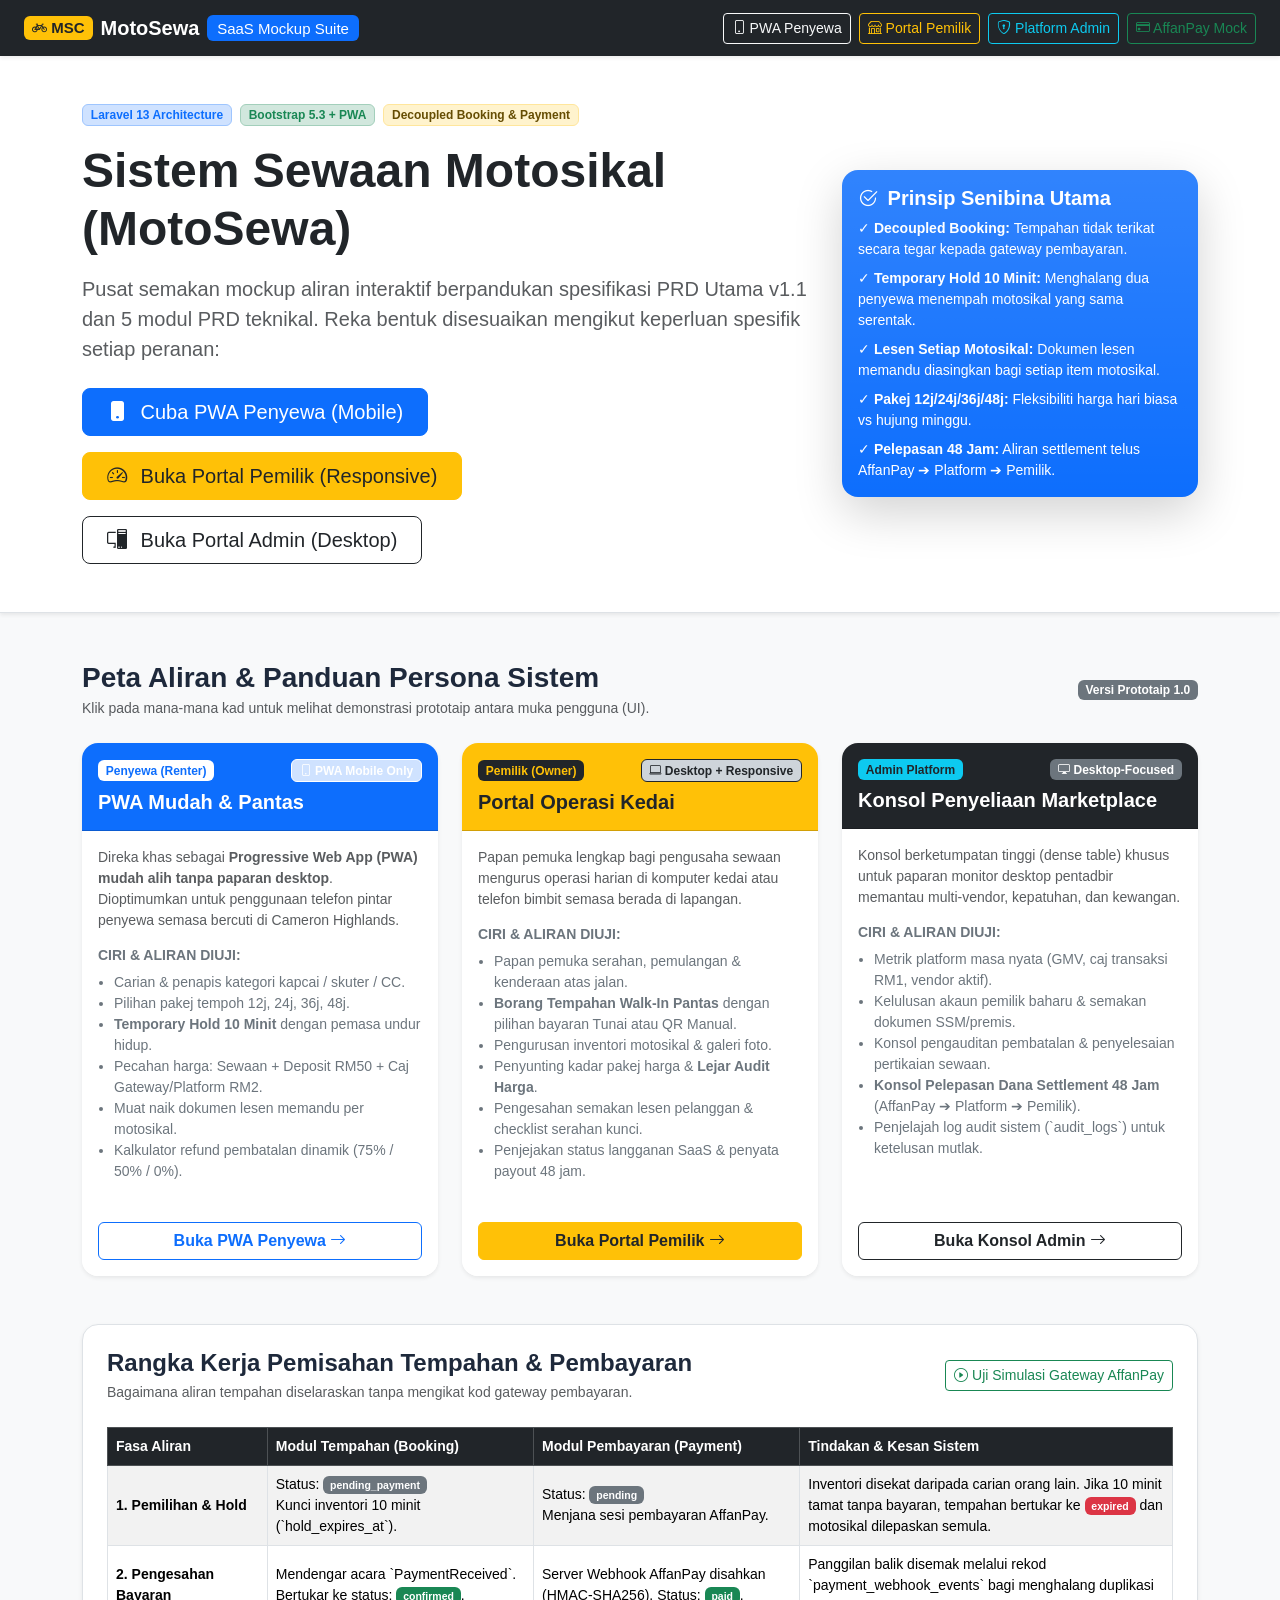
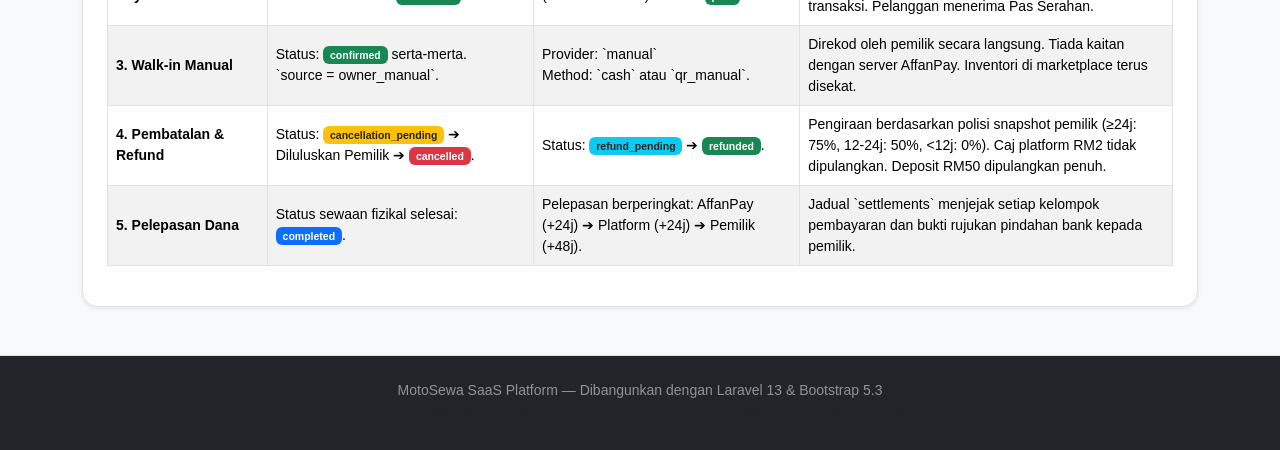
<file: docs/index.html>
<!DOCTYPE html>
<html lang="ms">
<head>
  <meta charset="UTF-8">
  <meta name="viewport" content="width=device-width, initial-scale=1.0">
  <title>MotoSewa — Visual Flow & Mockup Navigator</title>
  <link href="https://cdn.jsdelivr.net/npm/bootstrap@5.3.3/dist/css/bootstrap.min.css" rel="stylesheet">
  <link href="https://cdn.jsdelivr.net/npm/bootstrap-icons@1.11.3/font/bootstrap-icons.min.css" rel="stylesheet">
  <link href="css/mockup.css" rel="stylesheet">
</head>
<body class="bg-light">

  <!-- Top Navigation -->
  <nav class="navbar navbar-expand-lg navbar-dark bg-dark sticky-top shadow-sm">
    <div class="container-fluid px-4">
      <a class="navbar-brand fw-bold d-flex align-items-center" href="index.html">
        <span class="badge bg-warning text-dark me-2 px-2 py-1"><i class="bi bi-bicycle"></i> MSC</span>
        MotoSewa <span class="badge bg-primary ms-2 fs-7 fw-normal">SaaS Mockup Suite</span>
      </a>
      <div class="d-flex align-items-center gap-2">
        <a href="renter.html" class="btn btn-sm btn-outline-light"><i class="bi bi-phone"></i> PWA Penyewa</a>
        <a href="owner.html" class="btn btn-sm btn-outline-warning"><i class="bi bi-shop"></i> Portal Pemilik</a>
        <a href="admin.html" class="btn btn-sm btn-outline-info"><i class="bi bi-shield-lock"></i> Platform Admin</a>
        <a href="affanpay.html" class="btn btn-sm btn-outline-success"><i class="bi bi-credit-card"></i> AffanPay Mock</a>
      </div>
    </div>
  </nav>

  <!-- Hero Header -->
  <header class="py-5 bg-white border-bottom shadow-sm">
    <div class="container">
      <div class="row align-items-center">
        <div class="col-lg-8">
          <div class="d-flex gap-2 mb-3">
            <span class="badge bg-primary-subtle text-primary border border-primary-subtle">Laravel 13 Architecture</span>
            <span class="badge bg-success-subtle text-success border border-success-subtle">Bootstrap 5.3 + PWA</span>
            <span class="badge bg-warning-subtle text-warning-emphasis border border-warning-subtle">Decoupled Booking & Payment</span>
          </div>
          <h1 class="display-5 fw-bold text-dark mb-3">Sistem Sewaan Motosikal (MotoSewa)</h1>
          <p class="lead text-muted mb-4">
            Pusat semakan mockup aliran interaktif berpandukan spesifikasi <strong>PRD Utama v1.1</strong> dan 5 modul PRD teknikal. Reka bentuk disesuaikan mengikut keperluan spesifik setiap peranan:
          </p>
          <div class="d-flex flex-wrap gap-3">
            <a href="renter.html" class="btn btn-primary btn-lg px-4"><i class="bi bi-phone-fill me-2"></i> Cuba PWA Penyewa (Mobile)</a>
            <a href="owner.html" class="btn btn-warning btn-lg px-4 text-dark"><i class="bi bi-speedometer2 me-2"></i> Buka Portal Pemilik (Responsive)</a>
            <a href="admin.html" class="btn btn-outline-dark btn-lg px-4"><i class="bi bi-pc-display me-2"></i> Buka Portal Admin (Desktop)</a>
          </div>
        </div>
        <div class="col-lg-4 text-center mt-4 mt-lg-0">
          <div class="card border-0 shadow-lg rounded-4 p-3 bg-gradient bg-primary text-white text-start">
            <h5 class="fw-bold mb-2"><i class="bi bi-check2-circle me-1"></i> Prinsip Senibina Utama</h5>
            <ul class="list-unstyled small mb-0">
              <li class="mb-2">✓ <strong>Decoupled Booking:</strong> Tempahan tidak terikat secara tegar kepada gateway pembayaran.</li>
              <li class="mb-2">✓ <strong>Temporary Hold 10 Minit:</strong> Menghalang dua penyewa menempah motosikal yang sama serentak.</li>
              <li class="mb-2">✓ <strong>Lesen Setiap Motosikal:</strong> Dokumen lesen memandu diasingkan bagi setiap item motosikal.</li>
              <li class="mb-2">✓ <strong>Pakej 12j/24j/36j/48j:</strong> Fleksibiliti harga hari biasa vs hujung minggu.</li>
              <li>✓ <strong>Pelepasan 48 Jam:</strong> Aliran settlement telus AffanPay ➔ Platform ➔ Pemilik.</li>
            </ul>
          </div>
        </div>
      </div>
    </div>
  </header>

  <!-- Flow Visualizer Cards -->
  <main class="container py-5">
    
    <div class="d-flex justify-content-between align-items-center mb-4">
      <div>
        <h3 class="fw-bold mb-1">Peta Aliran & Panduan Persona Sistem</h3>
        <p class="text-muted small mb-0">Klik pada mana-mana kad untuk melihat demonstrasi prototaip antara muka pengguna (UI).</p>
      </div>
      <span class="badge bg-secondary">Versi Prototaip 1.0</span>
    </div>

    <div class="row g-4">

      <!-- Persona 1: Penyewa (PWA Mobile Only) -->
      <div class="col-lg-4 col-md-6">
        <div class="card h-100 border-0 shadow-sm rounded-4 overflow-hidden">
          <div class="card-header bg-primary text-white py-3">
            <div class="d-flex justify-content-between align-items-center">
              <span class="badge bg-white text-primary fw-bold">Penyewa (Renter)</span>
              <span class="badge bg-primary-subtle text-white border border-white"><i class="bi bi-phone"></i> PWA Mobile Only</span>
            </div>
            <h5 class="fw-bold mt-2 mb-0">PWA Mudah & Pantas</h5>
          </div>
          <div class="card-body">
            <p class="text-muted small">
              Direka khas sebagai <strong>Progressive Web App (PWA) mudah alih tanpa paparan desktop</strong>. Dioptimumkan untuk penggunaan telefon pintar penyewa semasa bercuti di Cameron Highlands.
            </p>
            <h6 class="fw-bold small text-uppercase text-secondary">Ciri & Aliran Diuji:</h6>
            <ul class="small ps-3 text-secondary mb-4">
              <li>Carian & penapis kategori kapcai / skuter / CC.</li>
              <li>Pilihan pakej tempoh 12j, 24j, 36j, 48j.</li>
              <li><strong>Temporary Hold 10 Minit</strong> dengan pemasa undur hidup.</li>
              <li>Pecahan harga: Sewaan + Deposit RM50 + Caj Gateway/Platform RM2.</li>
              <li>Muat naik dokumen lesen memandu per motosikal.</li>
              <li>Kalkulator refund pembatalan dinamik (75% / 50% / 0%).</li>
            </ul>
          </div>
          <div class="card-footer bg-white border-0 pt-0 pb-3">
            <a href="renter.html" class="btn btn-outline-primary w-100 fw-semibold">
              Buka PWA Penyewa <i class="bi bi-arrow-right"></i>
            </a>
          </div>
        </div>
      </div>

      <!-- Persona 2: Pemilik (Desktop + Mobile Responsive) -->
      <div class="col-lg-4 col-md-6">
        <div class="card h-100 border-0 shadow-sm rounded-4 overflow-hidden">
          <div class="card-header bg-warning text-dark py-3">
            <div class="d-flex justify-content-between align-items-center">
              <span class="badge bg-dark text-warning fw-bold">Pemilik (Owner)</span>
              <span class="badge bg-dark-subtle text-dark border border-dark"><i class="bi bi-laptop"></i> Desktop + Responsive</span>
            </div>
            <h5 class="fw-bold mt-2 mb-0">Portal Operasi Kedai</h5>
          </div>
          <div class="card-body">
            <p class="text-muted small">
              Papan pemuka lengkap bagi pengusaha sewaan mengurus operasi harian di komputer kedai atau telefon bimbit semasa berada di lapangan.
            </p>
            <h6 class="fw-bold small text-uppercase text-secondary">Ciri & Aliran Diuji:</h6>
            <ul class="small ps-3 text-secondary mb-4">
              <li>Papan pemuka serahan, pemulangan & kenderaan atas jalan.</li>
              <li><strong>Borang Tempahan Walk-In Pantas</strong> dengan pilihan bayaran Tunai atau QR Manual.</li>
              <li>Pengurusan inventori motosikal & galeri foto.</li>
              <li>Penyunting kadar pakej harga & <strong>Lejar Audit Harga</strong>.</li>
              <li>Pengesahan semakan lesen pelanggan & checklist serahan kunci.</li>
              <li>Penjejakan status langganan SaaS & penyata payout 48 jam.</li>
            </ul>
          </div>
          <div class="card-footer bg-white border-0 pt-0 pb-3">
            <a href="owner.html" class="btn btn-warning w-100 fw-semibold text-dark">
              Buka Portal Pemilik <i class="bi bi-arrow-right"></i>
            </a>
          </div>
        </div>
      </div>

      <!-- Persona 3: Platform Admin (Desktop Dense & Minimal Mobile) -->
      <div class="col-lg-4 col-md-12">
        <div class="card h-100 border-0 shadow-sm rounded-4 overflow-hidden">
          <div class="card-header bg-dark text-white py-3">
            <div class="d-flex justify-content-between align-items-center">
              <span class="badge bg-info text-dark fw-bold">Admin Platform</span>
              <span class="badge bg-secondary"><i class="bi bi-display"></i> Desktop-Focused</span>
            </div>
            <h5 class="fw-bold mt-2 mb-0">Konsol Penyeliaan Marketplace</h5>
          </div>
          <div class="card-body">
            <p class="text-muted small">
              Konsol berketumpatan tinggi (dense table) khusus untuk paparan monitor desktop pentadbir memantau multi-vendor, kepatuhan, dan kewangan.
            </p>
            <h6 class="fw-bold small text-uppercase text-secondary">Ciri & Aliran Diuji:</h6>
            <ul class="small ps-3 text-secondary mb-4">
              <li>Metrik platform masa nyata (GMV, caj transaksi RM1, vendor aktif).</li>
              <li>Kelulusan akaun pemilik baharu & semakan dokumen SSM/premis.</li>
              <li>Konsol pengauditan pembatalan & penyelesaian pertikaian sewaan.</li>
              <li><strong>Konsol Pelepasan Dana Settlement 48 Jam</strong> (AffanPay ➔ Platform ➔ Pemilik).</li>
              <li>Penjelajah log audit sistem (`audit_logs`) untuk ketelusan mutlak.</li>
            </ul>
          </div>
          <div class="card-footer bg-white border-0 pt-0 pb-3">
            <a href="admin.html" class="btn btn-outline-dark w-100 fw-semibold">
              Buka Konsol Admin <i class="bi bi-arrow-right"></i>
            </a>
          </div>
        </div>
      </div>

    </div>

    <!-- Decoupled Lifecycle Diagram Section -->
    <div class="mt-5 p-4 bg-white rounded-4 shadow-sm border">
      <div class="d-flex align-items-center justify-content-between mb-4 flex-wrap gap-2">
        <div>
          <h4 class="fw-bold mb-1">Rangka Kerja Pemisahan Tempahan & Pembayaran</h4>
          <p class="text-muted small mb-0">Bagaimana aliran tempahan diselaraskan tanpa mengikat kod gateway pembayaran.</p>
        </div>
        <a href="affanpay.html" class="btn btn-sm btn-outline-success"><i class="bi bi-play-circle"></i> Uji Simulasi Gateway AffanPay</a>
      </div>

      <div class="table-responsive">
        <table class="table table-bordered table-striped align-middle small">
          <thead class="table-dark">
            <tr>
              <th style="width: 15%">Fasa Aliran</th>
              <th style="width: 25%">Modul Tempahan (Booking)</th>
              <th style="width: 25%">Modul Pembayaran (Payment)</th>
              <th style="width: 35%">Tindakan & Kesan Sistem</th>
            </tr>
          </thead>
          <tbody>
            <tr>
              <td><strong>1. Pemilihan & Hold</strong></td>
              <td>Status: <span class="badge bg-secondary">pending_payment</span><br>Kunci inventori 10 minit (`hold_expires_at`).</td>
              <td>Status: <span class="badge bg-secondary">pending</span><br>Menjana sesi pembayaran AffanPay.</td>
              <td>Inventori disekat daripada carian orang lain. Jika 10 minit tamat tanpa bayaran, tempahan bertukar ke <span class="badge bg-danger">expired</span> dan motosikal dilepaskan semula.</td>
            </tr>
            <tr>
              <td><strong>2. Pengesahan Bayaran</strong></td>
              <td>Mendengar acara `PaymentReceived`. Bertukar ke status: <span class="badge bg-success">confirmed</span>.</td>
              <td>Server Webhook AffanPay disahkan (HMAC-SHA256). Status: <span class="badge bg-success">paid</span>.</td>
              <td>Panggilan balik disemak melalui rekod `payment_webhook_events` bagi menghalang duplikasi transaksi. Pelanggan menerima Pas Serahan.</td>
            </tr>
            <tr>
              <td><strong>3. Walk-in Manual</strong></td>
              <td>Status: <span class="badge bg-success">confirmed</span> serta-merta.<br>`source = owner_manual`.</td>
              <td>Provider: `manual`<br>Method: `cash` atau `qr_manual`.</td>
              <td>Direkod oleh pemilik secara langsung. Tiada kaitan dengan server AffanPay. Inventori di marketplace terus disekat.</td>
            </tr>
            <tr>
              <td><strong>4. Pembatalan & Refund</strong></td>
              <td>Status: <span class="badge bg-warning text-dark">cancellation_pending</span> ➔ Diluluskan Pemilik ➔ <span class="badge bg-danger">cancelled</span>.</td>
              <td>Status: <span class="badge bg-info text-dark">refund_pending</span> ➔ <span class="badge bg-success">refunded</span>.</td>
              <td>Pengiraan berdasarkan polisi snapshot pemilik (≥24j: 75%, 12-24j: 50%, <12j: 0%). Caj platform RM2 tidak dipulangkan. Deposit RM50 dipulangkan penuh.</td>
            </tr>
            <tr>
              <td><strong>5. Pelepasan Dana</strong></td>
              <td>Status sewaan fizikal selesai: <span class="badge bg-primary">completed</span>.</td>
              <td>Pelepasan berperingkat: AffanPay (+24j) ➔ Platform (+24j) ➔ Pemilik (+48j).</td>
              <td>Jadual `settlements` menjejak setiap kelompok pembayaran dan bukti rujukan pindahan bank kepada pemilik.</td>
            </tr>
          </tbody>
        </table>
      </div>
    </div>

  </main>

  <footer class="bg-dark text-white-50 py-4 border-top">
    <div class="container text-center">
      <p class="small mb-1">MotoSewa SaaS Platform — Dibangunkan dengan Laravel 13 & Bootstrap 5.3</p>
      <p class="small text-muted mb-0">Dokumen PRD Modular disimpan secara selamat dalam persekitaran tempatan repositori.</p>
    </div>
  </footer>

  <script src="https://cdn.jsdelivr.net/npm/bootstrap@5.3.3/dist/js/bootstrap.bundle.min.js"></script>
  <script src="js/mockup.js"></script>
</body>
</html>
</file>
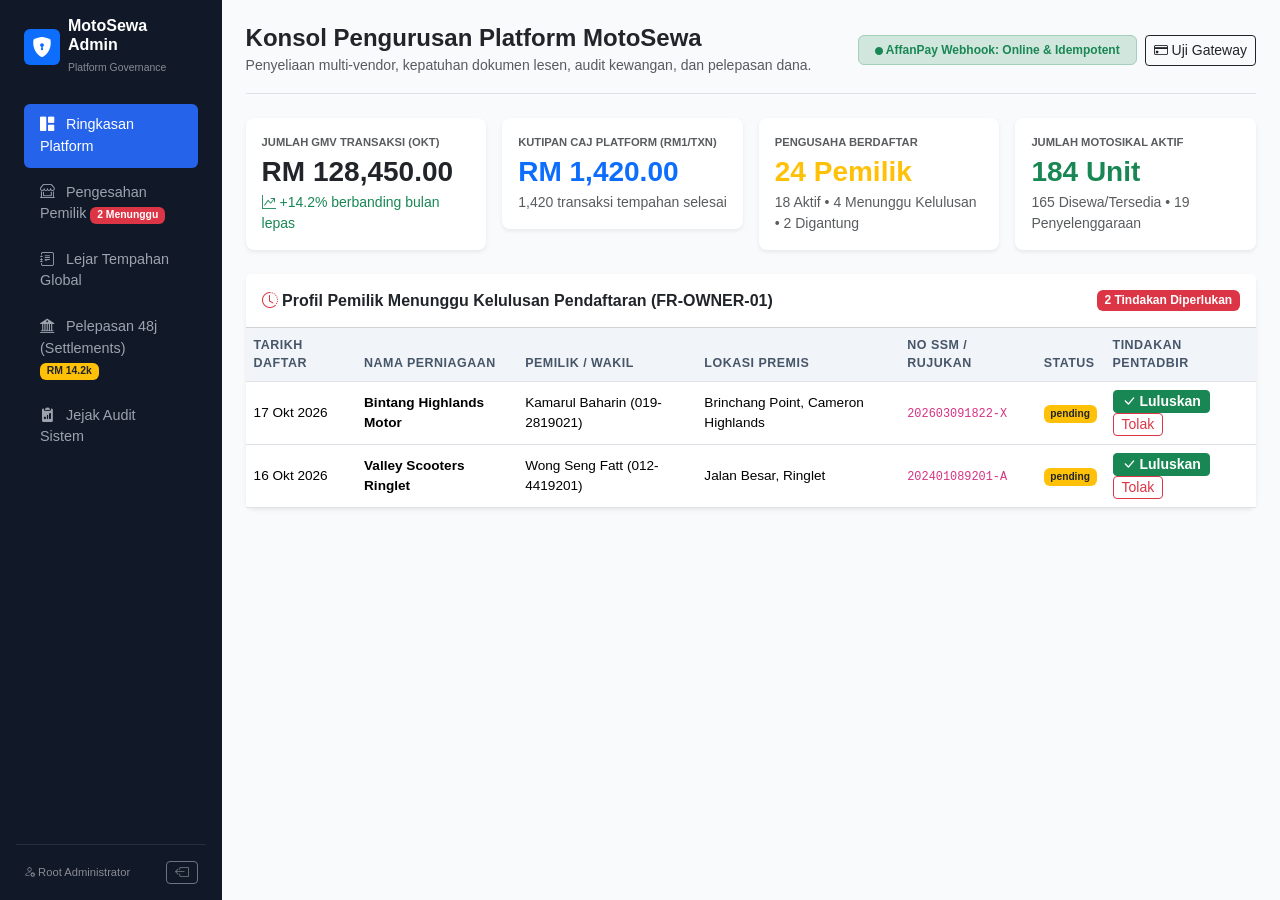
<file: docs/admin.html>
<!DOCTYPE html>
<html lang="ms">
<head>
  <meta charset="UTF-8">
  <meta name="viewport" content="width=device-width, initial-scale=1.0">
  <title>Konsol Pentadbir MotoSewa — Platform Administration</title>
  <link href="https://cdn.jsdelivr.net/npm/bootstrap@5.3.3/dist/css/bootstrap.min.css" rel="stylesheet">
  <link href="https://cdn.jsdelivr.net/npm/bootstrap-icons@1.11.3/font/bootstrap-icons.min.css" rel="stylesheet">
  <link href="css/mockup.css" rel="stylesheet">
</head>
<body class="bg-light">

  <!-- Desktop Notice on very small screens -->
  <div class="d-md-none bg-danger text-white text-center py-2 px-3 small">
    <i class="bi bi-display"></i> <strong>Nota Paparan:</strong> Konsol Admin dioptimumkan khas untuk skrin monitor Desktop bagi analisis data berketumpatan tinggi.
  </div>

  <div class="d-flex">

    <!-- Admin Desktop Sidebar -->
    <aside class="admin-sidebar d-flex flex-column p-3">
      <div class="d-flex align-items-center gap-2 mb-4 px-2">
        <span class="badge bg-primary p-2 rounded-2"><i class="bi bi-shield-lock-fill fs-5"></i></span>
        <div>
          <h6 class="mb-0 fw-bold text-white">MotoSewa Admin</h6>
          <small class="text-white-50" style="font-size: 0.65rem;">Platform Governance</small>
        </div>
      </div>

      <ul class="nav nav-pills flex-column mb-auto">
        <li class="nav-item">
          <a href="#tab-admin-overview" class="nav-link active" data-bs-toggle="pill">
            <i class="bi bi-grid-1x2-fill me-2"></i> Ringkasan Platform
          </a>
        </li>
        <li>
          <a href="#tab-admin-owners" class="nav-link" data-bs-toggle="pill">
            <i class="bi bi-shop-window me-2"></i> Pengesahan Pemilik
            <span class="badge bg-danger ms-auto" style="font-size: 0.65rem;">2 Menunggu</span>
          </a>
        </li>
        <li>
          <a href="#tab-admin-bookings" class="nav-link" data-bs-toggle="pill">
            <i class="bi bi-journal-text me-2"></i> Lejar Tempahan Global
          </a>
        </li>
        <li>
          <a href="#tab-admin-settlements" class="nav-link" data-bs-toggle="pill">
            <i class="bi bi-bank2 me-2"></i> Pelepasan 48j (Settlements)
            <span class="badge bg-warning text-dark ms-auto" style="font-size: 0.65rem;">RM 14.2k</span>
          </a>
        </li>
        <li>
          <a href="#tab-admin-audit" class="nav-link" data-bs-toggle="pill">
            <i class="bi bi-clipboard2-data-fill me-2"></i> Jejak Audit Sistem
          </a>
        </li>
      </ul>

      <hr class="border-secondary">
      <div class="d-flex align-items-center justify-content-between px-2">
        <small class="text-white-50" style="font-size: 0.7rem;"><i class="bi bi-person-gear"></i> Root Administrator</small>
        <a href="index.html" class="btn btn-sm btn-outline-secondary py-0 px-2" title="Keluar ke Hub"><i class="bi bi-box-arrow-left"></i></a>
      </div>
    </aside>

    <!-- Admin Main Body (Desktop Dense) -->
    <div class="flex-grow-1 p-4" style="background-color: #f8fafc; min-height: 100vh; overflow-x: auto;">
      
      <!-- Top Bar -->
      <div class="d-flex justify-content-between align-items-center mb-4 pb-3 border-bottom">
        <div>
          <h4 class="fw-bold mb-0 text-dark">Konsol Pengurusan Platform MotoSewa</h4>
          <small class="text-muted">Penyeliaan multi-vendor, kepatuhan dokumen lesen, audit kewangan, dan pelepasan dana.</small>
        </div>
        <div class="d-flex align-items-center gap-2">
          <span class="badge bg-success-subtle text-success border border-success-subtle py-2 px-3">
            <i class="bi bi-circle-fill text-success" style="font-size: 0.5rem;"></i> AffanPay Webhook: Online & Idempotent
          </span>
          <a href="affanpay.html" class="btn btn-sm btn-outline-dark"><i class="bi bi-credit-card"></i> Uji Gateway</a>
        </div>
      </div>

      <!-- Tab Content Area -->
      <div class="tab-content">

        <!-- ==========================================
             TAB 1: PLATFORM OVERVIEW (Dense KPIs)
             ========================================== -->
        <div class="tab-pane fade show active" id="tab-admin-overview">
          
          <div class="row g-3 mb-4">
            <div class="col-xl-3 col-sm-6">
              <div class="card border-0 shadow-sm p-3 bg-white rounded-3">
                <small class="text-muted text-uppercase fw-bold" style="font-size: 0.7rem;">JUMLAH GMV TRANSAKSI (OKT)</small>
                <h3 class="fw-bold text-dark my-1">RM 128,450.00</h3>
                <small class="text-success"><i class="bi bi-graph-up-arrow"></i> +14.2% berbanding bulan lepas</small>
              </div>
            </div>

            <div class="col-xl-3 col-sm-6">
              <div class="card border-0 shadow-sm p-3 bg-white rounded-3">
                <small class="text-muted text-uppercase fw-bold" style="font-size: 0.7rem;">KUTIPAN CAJ PLATFORM (RM1/TXN)</small>
                <h3 class="fw-bold text-primary my-1">RM 1,420.00</h3>
                <small class="text-muted">1,420 transaksi tempahan selesai</small>
              </div>
            </div>

            <div class="col-xl-3 col-sm-6">
              <div class="card border-0 shadow-sm p-3 bg-white rounded-3">
                <small class="text-muted text-uppercase fw-bold" style="font-size: 0.7rem;">PENGUSAHA BERDAFTAR</small>
                <h3 class="fw-bold text-warning my-1">24 Pemilik</h3>
                <small class="text-muted">18 Aktif • 4 Menunggu Kelulusan • 2 Digantung</small>
              </div>
            </div>

            <div class="col-xl-3 col-sm-6">
              <div class="card border-0 shadow-sm p-3 bg-white rounded-3">
                <small class="text-muted text-uppercase fw-bold" style="font-size: 0.7rem;">JUMLAH MOTOSIKAL AKTIF</small>
                <h3 class="fw-bold text-success my-1">184 Unit</h3>
                <small class="text-muted">165 Disewa/Tersedia • 19 Penyelenggaraan</small>
              </div>
            </div>
          </div>

          <!-- Pending Approvals Widget -->
          <div class="card border-0 shadow-sm rounded-3 mb-4">
            <div class="card-header bg-white py-3 d-flex justify-content-between align-items-center">
              <h6 class="fw-bold mb-0"><i class="bi bi-clock-history text-danger"></i> Profil Pemilik Menunggu Kelulusan Pendaftaran (FR-OWNER-01)</h6>
              <span class="badge bg-danger">2 Tindakan Diperlukan</span>
            </div>
            <div class="table-responsive">
              <table class="table table-hover admin-table-dense mb-0">
                <thead>
                  <tr>
                    <th>Tarikh Daftar</th>
                    <th>Nama Perniagaan</th>
                    <th>Pemilik / Wakil</th>
                    <th>Lokasi Premis</th>
                    <th>No SSM / Rujukan</th>
                    <th>Status</th>
                    <th>Tindakan Pentadbir</th>
                  </tr>
                </thead>
                <tbody>
                  <tr>
                    <td>17 Okt 2026</td>
                    <td><strong>Bintang Highlands Motor</strong></td>
                    <td>Kamarul Baharin (019-2819021)</td>
                    <td>Brinchang Point, Cameron Highlands</td>
                    <td><code>202603091822-X</code></td>
                    <td><span class="badge bg-warning text-dark">pending</span></td>
                    <td>
                      <button class="btn btn-sm btn-success py-0 px-2 fw-semibold" onclick="showToast('Pemilik Bintang Highlands Motor diluluskan!', 'success')">
                        <i class="bi bi-check-lg"></i> Luluskan
                      </button>
                      <button class="btn btn-sm btn-outline-danger py-0 px-2">Tolak</button>
                    </td>
                  </tr>
                  <tr>
                    <td>16 Okt 2026</td>
                    <td><strong>Valley Scooters Ringlet</strong></td>
                    <td>Wong Seng Fatt (012-4419201)</td>
                    <td>Jalan Besar, Ringlet</td>
                    <td><code>202401089201-A</code></td>
                    <td><span class="badge bg-warning text-dark">pending</span></td>
                    <td>
                      <button class="btn btn-sm btn-success py-0 px-2 fw-semibold" onclick="showToast('Pemilik Valley Scooters diluluskan!', 'success')">
                        <i class="bi bi-check-lg"></i> Luluskan
                      </button>
                      <button class="btn btn-sm btn-outline-danger py-0 px-2">Tolak</button>
                    </td>
                  </tr>
                </tbody>
              </table>
            </div>
          </div>

        </div>

        <!-- ==========================================
             TAB 2: PENGESAHAN PEMILIK
             ========================================== -->
        <div class="tab-pane fade" id="tab-admin-owners">
          <h5 class="fw-bold mb-3">Pengurusan Vendor & Pemilik Motosikal</h5>
          <div class="alert alert-secondary small">
            Admin platform bertanggungjawab mengesahkan kesahihan kedai dan meluluskan penerbitan inventori awam. Pemilik yang digantung (`suspended`) akan disembunyikan daripada carian awam.
          </div>
          <p class="text-muted small">Semua pengusaha mesti mematuhi syarat pendaftaran perniagaan dan pemeriksaan keselamatan motosikal berkala.</p>
        </div>

        <!-- ==========================================
             TAB 3: LEJAR TEMPAHAN GLOBAL
             ========================================== -->
        <div class="tab-pane fade" id="tab-admin-bookings">
          <div class="d-flex justify-content-between align-items-center mb-3">
            <div>
              <h5 class="fw-bold mb-0">Lejar Tempahan Seluruh Marketplace</h5>
              <small class="text-muted">Data merentasi semua pemilik bagi tujuan audit dan sokongan pertikaian.</small>
            </div>
            <input type="text" class="form-control form-control-sm w-auto" placeholder="Cari No Rujukan / Nama...">
          </div>

          <div class="card border-0 shadow-sm rounded-3 overflow-hidden">
            <div class="table-responsive">
              <table class="table table-hover admin-table-dense mb-0">
                <thead>
                  <tr>
                    <th>Rujukan</th>
                    <th>Kedai / Pemilik</th>
                    <th>Penyewa</th>
                    <th>Motosikal</th>
                    <th>Masa Sewaan</th>
                    <th>Status Tempahan</th>
                    <th>Status Bayaran</th>
                    <th>Lesen per Motor</th>
                    <th>Audit</th>
                  </tr>
                </thead>
                <tbody>
                  <tr>
                    <td><code>BK-20261017-8492</code></td>
                    <td>Cameron Moto Rental</td>
                    <td>M. Hafiz Razak</td>
                    <td>Yamaha NVX 155 (VAA 8291)</td>
                    <td>18/10/26 10:00 - 19/10/26 10:00</td>
                    <td><span class="badge bg-info text-dark">ready_for_pickup</span></td>
                    <td><span class="badge bg-success">paid (AffanPay)</span></td>
                    <td><span class="badge bg-success"><i class="bi bi-check-circle"></i> Disahkan</span></td>
                    <td><button class="btn btn-sm btn-outline-secondary py-0 px-1" onclick="showToast('Snapshot harga: RM90 sewaan, RM50 deposit, RM2 fi. Polisi: 75%/50%/0%.')"><i class="bi bi-eye"></i></button></td>
                  </tr>
                  <tr>
                    <td><code>BK-MANUAL-7102</code></td>
                    <td>Cameron Moto Rental</td>
                    <td>Tan Wei Kiat</td>
                    <td>Yamaha Y15ZR (VAA 2319)</td>
                    <td>17/10/26 14:00 - 18/10/26 14:00</td>
                    <td><span class="badge bg-primary">ongoing</span></td>
                    <td><span class="badge bg-secondary">paid (Tunai Pemilik)</span></td>
                    <td><span class="badge bg-secondary">Manual IC</span></td>
                    <td><button class="btn btn-sm btn-outline-secondary py-0 px-1"><i class="bi bi-eye"></i></button></td>
                  </tr>
                  <tr>
                    <td><code>BK-20261017-3310</code></td>
                    <td>Highlands Bikers Hub</td>
                    <td>Siti Nur Aishah</td>
                    <td>Honda Vario 160 (VAA 5541)</td>
                    <td>19/10/26 09:00 - 20/10/26 09:00</td>
                    <td><span class="badge bg-danger">cancellation_pending</span></td>
                    <td><span class="badge bg-success">paid</span></td>
                    <td><span class="badge bg-success">Disahkan</span></td>
                    <td><button class="btn btn-sm btn-outline-secondary py-0 px-1"><i class="bi bi-eye"></i></button></td>
                  </tr>
                </tbody>
              </table>
            </div>
          </div>
        </div>

        <!-- ==========================================
             TAB 4: PELEPASAN DANA (SETTLEMENTS 48h)
             ========================================== -->
        <div class="tab-pane fade" id="tab-admin-settlements">
          <div class="d-flex justify-content-between align-items-center mb-3">
            <div>
              <h5 class="fw-bold mb-0">Konsol Pelepasan Dana (Settlement Pipeline 48 Jam)</h5>
              <small class="text-muted">Menjejak aliran dana masuk dari gateway AffanPay (24j) dan keluar kepada pemilik (48j).</small>
            </div>
            <button class="btn btn-sm btn-success fw-bold" onclick="showToast('Kelompok pelepasan dana kepada 14 pemilik telah diproses melalui bank pindahan.', 'success')">
              <i class="bi bi-cash-coin"></i> Laksana Kelompok Payout Hari Ini
            </button>
          </div>

          <div class="card border-0 shadow-sm rounded-3 overflow-hidden">
            <div class="table-responsive">
              <table class="table table-hover admin-table-dense mb-0">
                <thead>
                  <tr>
                    <th>Kelompok ID</th>
                    <th>Nama Pemilik Kedai</th>
                    <th>Akaun Bank Sasaran</th>
                    <th>Kutipan Kasar</th>
                    <th>Caj SaaS / Komisen</th>
                    <th>Amaun Bersih Salur</th>
                    <th>Fasa Aliran</th>
                    <th>Status</th>
                  </tr>
                </thead>
                <tbody>
                  <tr>
                    <td><code>SETTLE-B104-01</code></td>
                    <td><strong>Cameron Moto Rental</strong></td>
                    <td>Maybank (562109418291)</td>
                    <td>RM 1,420.00</td>
                    <td>-RM 20.00 (RM1 x 20 sewaan)</td>
                    <td><strong class="text-success">RM 1,400.00</strong></td>
                    <td>Fasa 2 (Platform ➔ Pemilik)</td>
                    <td><span class="badge bg-warning text-dark">pending_owner_release</span></td>
                  </tr>
                  <tr>
                    <td><code>SETTLE-B104-02</code></td>
                    <td><strong>Highlands Bikers Hub</strong></td>
                    <td>CIMB (800918237190)</td>
                    <td>RM 890.00</td>
                    <td>-RM 12.00</td>
                    <td><strong class="text-success">RM 878.00</strong></td>
                    <td>Fasa 2 (Platform ➔ Pemilik)</td>
                    <td><span class="badge bg-warning text-dark">pending_owner_release</span></td>
                  </tr>
                  <tr>
                    <td><code>SETTLE-B103-99</code></td>
                    <td><strong>Tanah Rata Rides</strong></td>
                    <td>RHB (214019284102)</td>
                    <td>RM 2,100.00</td>
                    <td>-RM 30.00</td>
                    <td><strong>RM 2,070.00</strong></td>
                    <td>Fasa 3 (Selesai Payout)</td>
                    <td><span class="badge bg-success">released_to_owner</span></td>
                  </tr>
                </tbody>
              </table>
            </div>
          </div>
        </div>

        <!-- ==========================================
             TAB 5: JEJAK AUDIT SISTEM (audit_logs)
             ========================================== -->
        <div class="tab-pane fade" id="tab-admin-audit">
          <div class="d-flex justify-content-between align-items-center mb-3">
            <div>
              <h5 class="fw-bold mb-0">Jejak Audit Seluruh Sistem (`audit_logs`)</h5>
              <small class="text-muted">Merekodkan setiap tindakan pentadbiran, perubahan harga, dan peralihan status secara kekal.</small>
            </div>
            <span class="badge bg-dark">Immutable Log Table</span>
          </div>

          <div class="card border-0 shadow-sm rounded-3 overflow-hidden">
            <div class="table-responsive">
              <table class="table table-hover admin-table-dense mb-0 font-monospace" style="font-size: 0.78rem;">
                <thead class="table-light">
                  <tr>
                    <th>Timestamp</th>
                    <th>Actor (User)</th>
                    <th>Action</th>
                    <th>Entity Model</th>
                    <th>ID</th>
                    <th>Perubahan (Diff Before/After)</th>
                    <th>IP Address</th>
                  </tr>
                </thead>
                <tbody>
                  <tr>
                    <td>2026-10-17 10:42:01</td>
                    <td>user:14 (Shahrul)</td>
                    <td><span class="badge bg-warning text-dark">rate.updated</span></td>
                    <td>App\Models\RentalRate</td>
                    <td>42</td>
                    <td><code>{"old_price": 85.00, "new_price": 90.00}</code></td>
                    <td>175.143.20.12</td>
                  </tr>
                  <tr>
                    <td>2026-10-17 10:35:19</td>
                    <td>system (AffanPay)</td>
                    <td><span class="badge bg-success">webhook.processed</span></td>
                    <td>App\Models\Payment</td>
                    <td>89</td>
                    <td><code>{"event_id": "wh_aff_8912", "status": "paid"}</code></td>
                    <td>103.22.201.55</td>
                  </tr>
                  <tr>
                    <td>2026-10-17 10:35:20</td>
                    <td>system (Event)</td>
                    <td><span class="badge bg-primary">booking.confirmed</span></td>
                    <td>App\Models\Booking</td>
                    <td>54</td>
                    <td><code>{"from": "pending_payment", "to": "confirmed"}</code></td>
                    <td>127.0.0.1</td>
                  </tr>
                  <tr>
                    <td>2026-10-17 09:12:44</td>
                    <td>user:1 (Admin)</td>
                    <td><span class="badge bg-info text-dark">owner.approved</span></td>
                    <td>App\Models\OwnerProfile</td>
                    <td>12</td>
                    <td><code>{"status": "active"}</code></td>
                    <td>60.54.120.91</td>
                  </tr>
                </tbody>
              </table>
            </div>
          </div>
        </div>

      </div>

    </div>

  </div>

  <script src="https://cdn.jsdelivr.net/npm/bootstrap@5.3.3/dist/js/bootstrap.bundle.min.js"></script>
  <script src="js/mockup.js"></script>
</body>
</html>
</file>
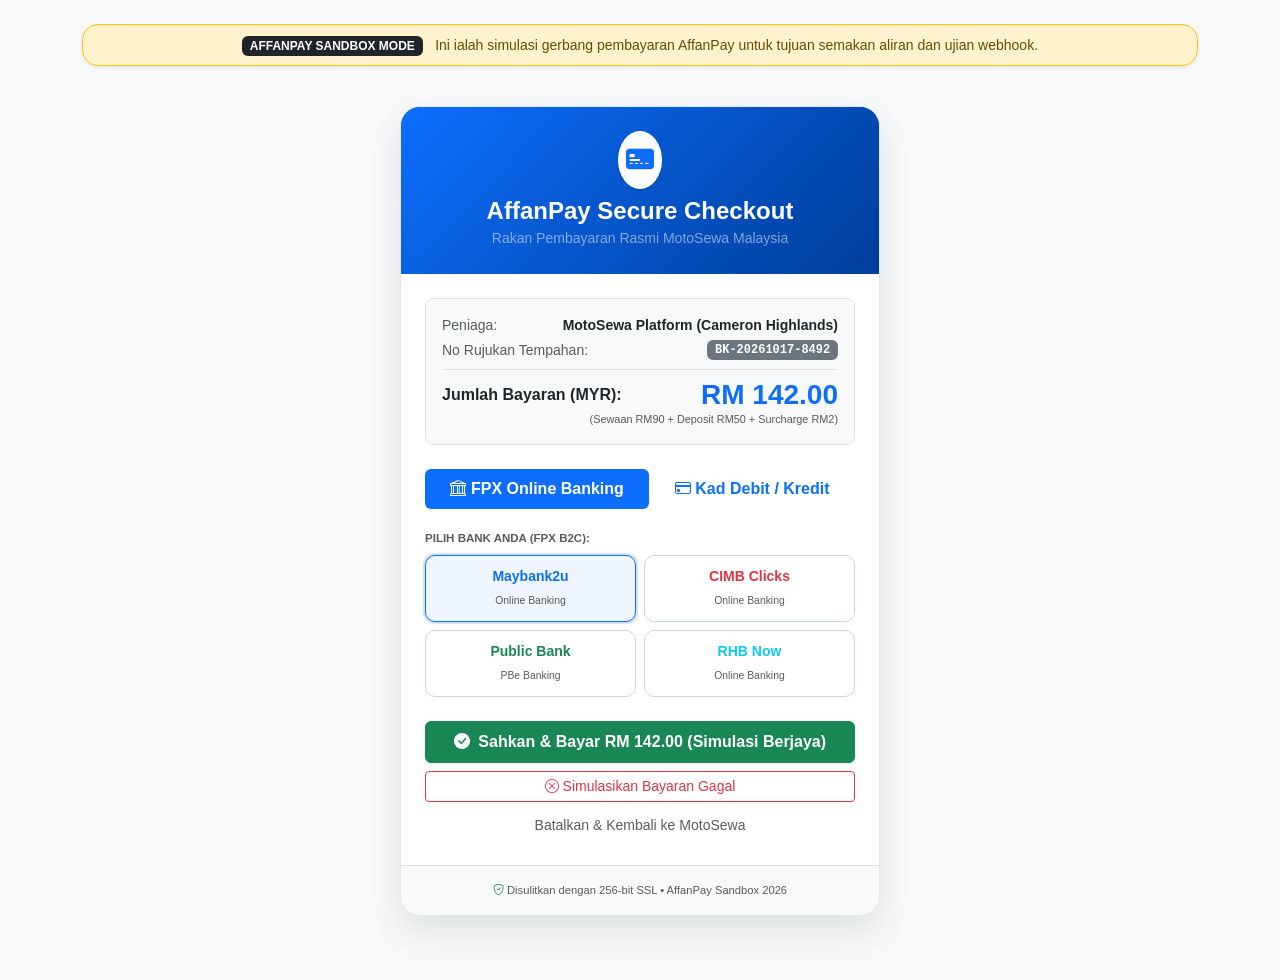
<file: docs/affanpay.html>
<!DOCTYPE html>
<html lang="ms">
<head>
  <meta charset="UTF-8">
  <meta name="viewport" content="width=device-width, initial-scale=1.0">
  <title>AffanPay Payment Gateway — Mock Sandbox</title>
  <link href="https://cdn.jsdelivr.net/npm/bootstrap@5.3.3/dist/css/bootstrap.min.css" rel="stylesheet">
  <link href="https://cdn.jsdelivr.net/npm/bootstrap-icons@1.11.3/font/bootstrap-icons.min.css" rel="stylesheet">
  <link href="css/mockup.css" rel="stylesheet">
</head>
<body class="bg-light">

  <div class="container py-4">

    <!-- Top Sandbox Environment Banner -->
    <div class="alert alert-warning border-warning shadow-sm rounded-4 text-center py-2 mb-4">
      <span class="badge bg-dark me-2">AFFANPAY SANDBOX MODE</span>
      <small>Ini ialah simulasi gerbang pembayaran AffanPay untuk tujuan semakan aliran dan ujian webhook.</small>
    </div>

    <!-- Main Payment Checkout Box -->
    <div class="affanpay-box">
      
      <!-- AffanPay Header -->
      <div class="p-4 bg-primary text-white text-center" style="background: linear-gradient(135deg, #0d6efd 0%, #003d99 100%);">
        <div class="d-inline-flex p-2 bg-white rounded-circle text-primary mb-2 shadow-sm">
          <i class="bi bi-credit-card-2-front-fill fs-3"></i>
        </div>
        <h4 class="fw-bold mb-0">AffanPay Secure Checkout</h4>
        <small class="text-white-50">Rakan Pembayaran Rasmi MotoSewa Malaysia</small>
      </div>

      <div class="p-4">
        
        <!-- Merchant & Amount Info -->
        <div class="bg-light p-3 rounded-3 mb-4 border">
          <div class="d-flex justify-content-between align-items-center mb-1">
            <span class="text-muted small">Peniaga:</span>
            <strong class="text-dark small">MotoSewa Platform (Cameron Highlands)</strong>
          </div>
          <div class="d-flex justify-content-between align-items-center mb-1">
            <span class="text-muted small">No Rujukan Tempahan:</span>
            <span class="badge bg-secondary font-monospace">BK-20261017-8492</span>
          </div>
          <div class="d-flex justify-content-between align-items-center pt-2 border-top mt-2">
            <span class="fw-bold text-dark">Jumlah Bayaran (MYR):</span>
            <h3 class="fw-bold text-primary mb-0">RM 142.00</h3>
          </div>
          <div class="text-muted text-end" style="font-size: 0.68rem;">
            (Sewaan RM90 + Deposit RM50 + Surcharge RM2)
          </div>
        </div>

        <!-- Payment Method Tabs -->
        <ul class="nav nav-pills nav-fill mb-3" id="pills-tab" role="tablist">
          <li class="nav-item">
            <button class="nav-link active small py-2 fw-semibold" id="pills-fpx-tab" data-bs-toggle="pill" data-bs-target="#pills-fpx">
              <i class="bi bi-bank"></i> FPX Online Banking
            </button>
          </li>
          <li class="nav-item">
            <button class="nav-link small py-2 fw-semibold" id="pills-card-tab" data-bs-toggle="pill" data-bs-target="#pills-card">
              <i class="bi bi-credit-card"></i> Kad Debit / Kredit
            </button>
          </li>
        </ul>

        <div class="tab-content" id="pills-tabContent">
          
          <!-- FPX Tab -->
          <div class="tab-pane fade show active" id="pills-fpx">
            <label class="form-label text-muted small fw-bold mb-2" style="font-size: 0.72rem;">PILIH BANK ANDA (FPX B2C):</label>
            
            <div class="row g-2 mb-4">
              <div class="col-6">
                <div class="bank-grid-btn selected" onclick="selectBank(this)">
                  <strong class="d-block small text-primary">Maybank2u</strong>
                  <small class="text-muted" style="font-size: 0.65rem;">Online Banking</small>
                </div>
              </div>
              <div class="col-6">
                <div class="bank-grid-btn" onclick="selectBank(this)">
                  <strong class="d-block small text-danger">CIMB Clicks</strong>
                  <small class="text-muted" style="font-size: 0.65rem;">Online Banking</small>
                </div>
              </div>
              <div class="col-6">
                <div class="bank-grid-btn" onclick="selectBank(this)">
                  <strong class="d-block small text-success">Public Bank</strong>
                  <small class="text-muted" style="font-size: 0.65rem;">PBe Banking</small>
                </div>
              </div>
              <div class="col-6">
                <div class="bank-grid-btn" onclick="selectBank(this)">
                  <strong class="d-block small text-info">RHB Now</strong>
                  <small class="text-muted" style="font-size: 0.65rem;">Online Banking</small>
                </div>
              </div>
            </div>

            <!-- Simulation Action Buttons -->
            <div class="d-grid gap-2">
              <button class="btn btn-success fw-bold py-2 shadow-sm" onclick="simulateSuccessPayment()">
                <i class="bi bi-check-circle-fill me-1"></i> Sahkan & Bayar RM 142.00 (Simulasi Berjaya)
              </button>
              <button class="btn btn-outline-danger btn-sm" onclick="simulateFailPayment()">
                <i class="bi bi-x-circle"></i> Simulasikan Bayaran Gagal
              </button>
              <a href="renter.html" class="btn btn-link text-muted btn-sm text-decoration-none">
                Batalkan & Kembali ke MotoSewa
              </a>
            </div>

          </div>

          <!-- Card Tab -->
          <div class="tab-pane fade" id="pills-card">
            <div class="mb-3">
              <label class="form-label small text-muted">Nombor Kad</label>
              <input type="text" class="form-control form-control-sm" value="4111 2222 3333 4444" readonly>
            </div>
            <div class="row g-2 mb-3">
              <div class="col-6">
                <label class="form-label small text-muted">Tamat Tempoh</label>
                <input type="text" class="form-control form-control-sm" value="12/28" readonly>
              </div>
              <div class="col-6">
                <label class="form-label small text-muted">CVV</label>
                <input type="text" class="form-control form-control-sm" value="888" readonly>
              </div>
            </div>
            <button class="btn btn-success w-100 fw-bold py-2" onclick="simulateSuccessPayment()">
              Bayar RM 142.00 Sekarang
            </button>
          </div>

        </div>

      </div>

      <!-- Footer Info -->
      <div class="p-3 bg-light border-top text-center text-muted small" style="font-size: 0.7rem;">
        <i class="bi bi-shield-check text-success"></i> Disulitkan dengan 256-bit SSL • AffanPay Sandbox 2026
      </div>

    </div>

  </div>

  <script src="https://cdn.jsdelivr.net/npm/bootstrap@5.3.3/dist/js/bootstrap.bundle.min.js"></script>
  <script src="js/mockup.js"></script>
  <script>
    function selectBank(el) {
      document.querySelectorAll('.bank-grid-btn').forEach(b => b.classList.remove('selected'));
      el.classList.add('selected');
    }

    function simulateSuccessPayment() {
      // Show simulated webhook delivery
      alert('Panggilan Balik Pelayan (Server-to-Server Webhook) berjaya dihantar ke MotoSewa!\n\nSignature: HMAC-SHA256 (Disahkan)\nStatus: paid\nEvent ID: aff_ev_849201\n\nMenghalakan anda ke pas tempahan penyewa...');
      window.location.href = 'renter.html';
    }

    function simulateFailPayment() {
      alert('Simulasi: Gateway melaporkan transaksi gagal (contoh: baki tidak mencukupi).\n\nInventori dilepaskan jika hold 10 minit tamat.');
      window.location.href = 'renter.html';
    }
  </script>
</body>
</html>
</file>
<file: docs/css/mockup.css>
/* ==========================================================================
   MotoSewa UI Mockup Stylesheet
   Framework: Bootstrap 5.3 + Custom Polish
   Personas: Renter (PWA Mobile-First), Owner (Responsive), Admin (Desktop-Dense)
   ========================================================================== */

:root {
  --ms-primary: #0d6efd;
  --ms-primary-dark: #0a58ca;
  --ms-secondary: #ff7700;
  --ms-secondary-dark: #d96200;
  --ms-dark: #121826;
  --ms-surface: #f8fafc;
  --ms-card-bg: #ffffff;
  --ms-border: #e2e8f0;
  --ms-text-muted: #64748b;
  --ms-success: #10b981;
  --ms-warning: #f59e0b;
  --ms-danger: #ef4444;
}

body {
  font-family: -apple-system, BlinkMacSystemFont, "Segoe UI", Roboto, "Helvetica Neue", Arial, sans-serif;
  color: #1e293b;
  background-color: #f1f5f9;
  -webkit-font-smoothing: antialiased;
}

/* ==========================================================================
   PWA Mobile Frame (For Renter Mockup Preview on Desktop)
   ========================================================================== */
.pwa-device-wrapper {
  display: flex;
  justify-content: center;
  align-items: center;
  min-height: 100vh;
  padding: 20px 0;
  background: radial-gradient(circle at top, #1e293b 0%, #0f172a 100%);
}

.pwa-phone-frame {
  width: 100%;
  max-width: 420px;
  height: 860px;
  background-color: #ffffff;
  border-radius: 40px;
  box-shadow: 0 25px 60px -15px rgba(0, 0, 0, 0.6), 0 0 0 12px #2d3748, 0 0 0 14px #1a202c;
  display: flex;
  flex-direction: column;
  overflow: hidden;
  position: relative;
}

/* On actual mobile viewports, remove the phone frame container and use 100% width/height */
@media (max-width: 576px) {
  .pwa-device-wrapper {
    padding: 0;
    min-height: 100%;
    background: #ffffff;
  }
  .pwa-phone-frame {
    max-width: 100%;
    height: 100vh;
    border-radius: 0;
    box-shadow: none;
    border: none;
  }
}

/* Top Notch / Dynamic Island */
.pwa-status-bar {
  background-color: #ffffff;
  padding: 10px 20px 6px 20px;
  display: flex;
  justify-content: space-between;
  align-items: center;
  font-size: 0.75rem;
  font-weight: 600;
  color: #1e293b;
  z-index: 1050;
  border-bottom: 1px solid rgba(0, 0, 0, 0.05);
}

.pwa-notch {
  width: 110px;
  height: 20px;
  background-color: #000000;
  border-radius: 12px;
}

.pwa-header-bar {
  background: linear-gradient(135deg, #0d6efd 0%, #0052cc 100%);
  color: #ffffff;
  padding: 12px 16px;
  display: flex;
  align-items: center;
  justify-content: space-between;
  box-shadow: 0 2px 8px rgba(13, 110, 253, 0.25);
  z-index: 1040;
}

.pwa-content-area {
  flex: 1;
  overflow-y: auto;
  overflow-x: hidden;
  background-color: #f8fafc;
  padding: 14px;
  padding-bottom: 90px; /* Space for bottom nav */
}

/* Bottom Navigation Bar for PWA */
.pwa-bottom-nav {
  position: absolute;
  bottom: 0;
  left: 0;
  right: 0;
  height: 68px;
  background-color: #ffffff;
  border-top: 1px solid #e2e8f0;
  display: flex;
  justify-content: space-around;
  align-items: center;
  padding: 4px 6px;
  box-shadow: 0 -4px 12px rgba(0, 0, 0, 0.05);
  z-index: 1050;
}

.pwa-nav-item {
  display: flex;
  flex-direction: column;
  align-items: center;
  justify-content: center;
  color: #64748b;
  text-decoration: none;
  font-size: 0.7rem;
  font-weight: 600;
  padding: 6px 8px;
  border-radius: 8px;
  transition: all 0.2s ease;
  position: relative;
  cursor: pointer;
}

.pwa-nav-item i {
  font-size: 1.25rem;
  margin-bottom: 2px;
}

.pwa-nav-item.active {
  color: #0d6efd;
}

.pwa-nav-badge {
  position: absolute;
  top: 2px;
  right: 10px;
  background-color: #ef4444;
  color: #fff;
  font-size: 0.6rem;
  padding: 2px 5px;
  border-radius: 10px;
}

/* PWA Card Elements */
.pwa-card {
  background: #ffffff;
  border-radius: 16px;
  border: 1px solid #e2e8f0;
  box-shadow: 0 2px 6px rgba(0, 0, 0, 0.04);
  padding: 14px;
  margin-bottom: 14px;
  transition: transform 0.15s ease;
}

.pwa-bike-img {
  width: 100%;
  height: 150px;
  object-fit: cover;
  border-radius: 12px;
  background-color: #e2e8f0;
}

.pwa-pill-badge {
  font-size: 0.7rem;
  font-weight: 600;
  padding: 4px 10px;
  border-radius: 20px;
}

/* Countdown Hold Banner */
.hold-timer-badge {
  background: linear-gradient(135deg, #ef4444 0%, #b91c1c 100%);
  color: #ffffff;
  padding: 8px 14px;
  border-radius: 12px;
  font-weight: 700;
  display: flex;
  align-items: center;
  justify-content: space-between;
  animation: pulse-border 2s infinite;
}

@keyframes pulse-border {
  0% { box-shadow: 0 0 0 0 rgba(239, 68, 68, 0.4); }
  70% { box-shadow: 0 0 0 8px rgba(239, 68, 68, 0); }
  100% { box-shadow: 0 0 0 0 rgba(239, 68, 68, 0); }
}

/* ==========================================================================
   Owner Portal (Desktop + Mobile Responsive)
   ========================================================================== */
.owner-sidebar {
  min-height: 100vh;
  background-color: #0f172a;
  color: #f8fafc;
  width: 260px;
  transition: all 0.3s;
}

.owner-sidebar .nav-link {
  color: #94a3b8;
  padding: 12px 18px;
  font-weight: 500;
  border-radius: 8px;
  margin: 3px 12px;
  display: flex;
  align-items: center;
}

.owner-sidebar .nav-link i {
  font-size: 1.15rem;
  margin-right: 12px;
}

.owner-sidebar .nav-link:hover,
.owner-sidebar .nav-link.active {
  color: #ffffff;
  background-color: #1e293b;
}

.owner-sidebar .nav-link.active {
  background-color: #ff7700;
  color: #ffffff;
  font-weight: 600;
}

.owner-content {
  flex: 1;
  background-color: #f8fafc;
  min-height: 100vh;
}

.stat-card {
  background: #ffffff;
  border-radius: 14px;
  border: 1px solid #e2e8f0;
  padding: 18px;
  box-shadow: 0 2px 4px rgba(0, 0, 0, 0.02);
  transition: transform 0.2s;
}

.stat-card:hover {
  transform: translateY(-2px);
  box-shadow: 0 6px 12px rgba(0, 0, 0, 0.05);
}

.stat-icon {
  width: 48px;
  height: 48px;
  border-radius: 12px;
  display: flex;
  align-items: center;
  justify-content: center;
  font-size: 1.4rem;
}

/* Owner Manual Booking Badge */
.badge-owner-manual {
  background-color: #fff7ed;
  color: #c2410c;
  border: 1px solid #ffedd5;
  font-weight: 600;
}

.badge-affanpay {
  background-color: #ecfdf5;
  color: #047857;
  border: 1px solid #d1fae5;
  font-weight: 600;
}

/* ==========================================================================
   Admin Portal (Desktop Dense & Minimal Mobile)
   ========================================================================== */
.admin-table-dense th {
  font-size: 0.78rem;
  text-transform: uppercase;
  letter-spacing: 0.5px;
  background-color: #f1f5f9;
  color: #475569;
}

.admin-table-dense td {
  font-size: 0.85rem;
  vertical-align: middle;
}

.admin-sidebar {
  width: 250px;
  background-color: #111827;
  color: #e5e7eb;
  min-height: 100vh;
}

.admin-sidebar .nav-link {
  color: #9ca3af;
  font-size: 0.9rem;
  padding: 10px 16px;
  border-radius: 6px;
  margin: 2px 8px;
}

.admin-sidebar .nav-link:hover,
.admin-sidebar .nav-link.active {
  color: #ffffff;
  background-color: #1f2937;
}

.admin-sidebar .nav-link.active {
  background-color: #2563eb;
}

/* ==========================================================================
   AffanPay Checkout Mock Screen
   ========================================================================== */
.affanpay-box {
  max-width: 480px;
  margin: 40px auto;
  background: #ffffff;
  border-radius: 20px;
  box-shadow: 0 15px 35px rgba(0, 0, 0, 0.1);
  overflow: hidden;
  border: 1px solid #e2e8f0;
}

.bank-grid-btn {
  border: 1px solid #cbd5e1;
  border-radius: 10px;
  padding: 10px;
  text-align: center;
  cursor: pointer;
  background-color: #ffffff;
  transition: all 0.15s ease-in-out;
}

.bank-grid-btn:hover,
.bank-grid-btn.selected {
  border-color: #0d6efd;
  background-color: #eff6ff;
  box-shadow: 0 0 0 2px rgba(13, 110, 253, 0.2);
}
</file>
